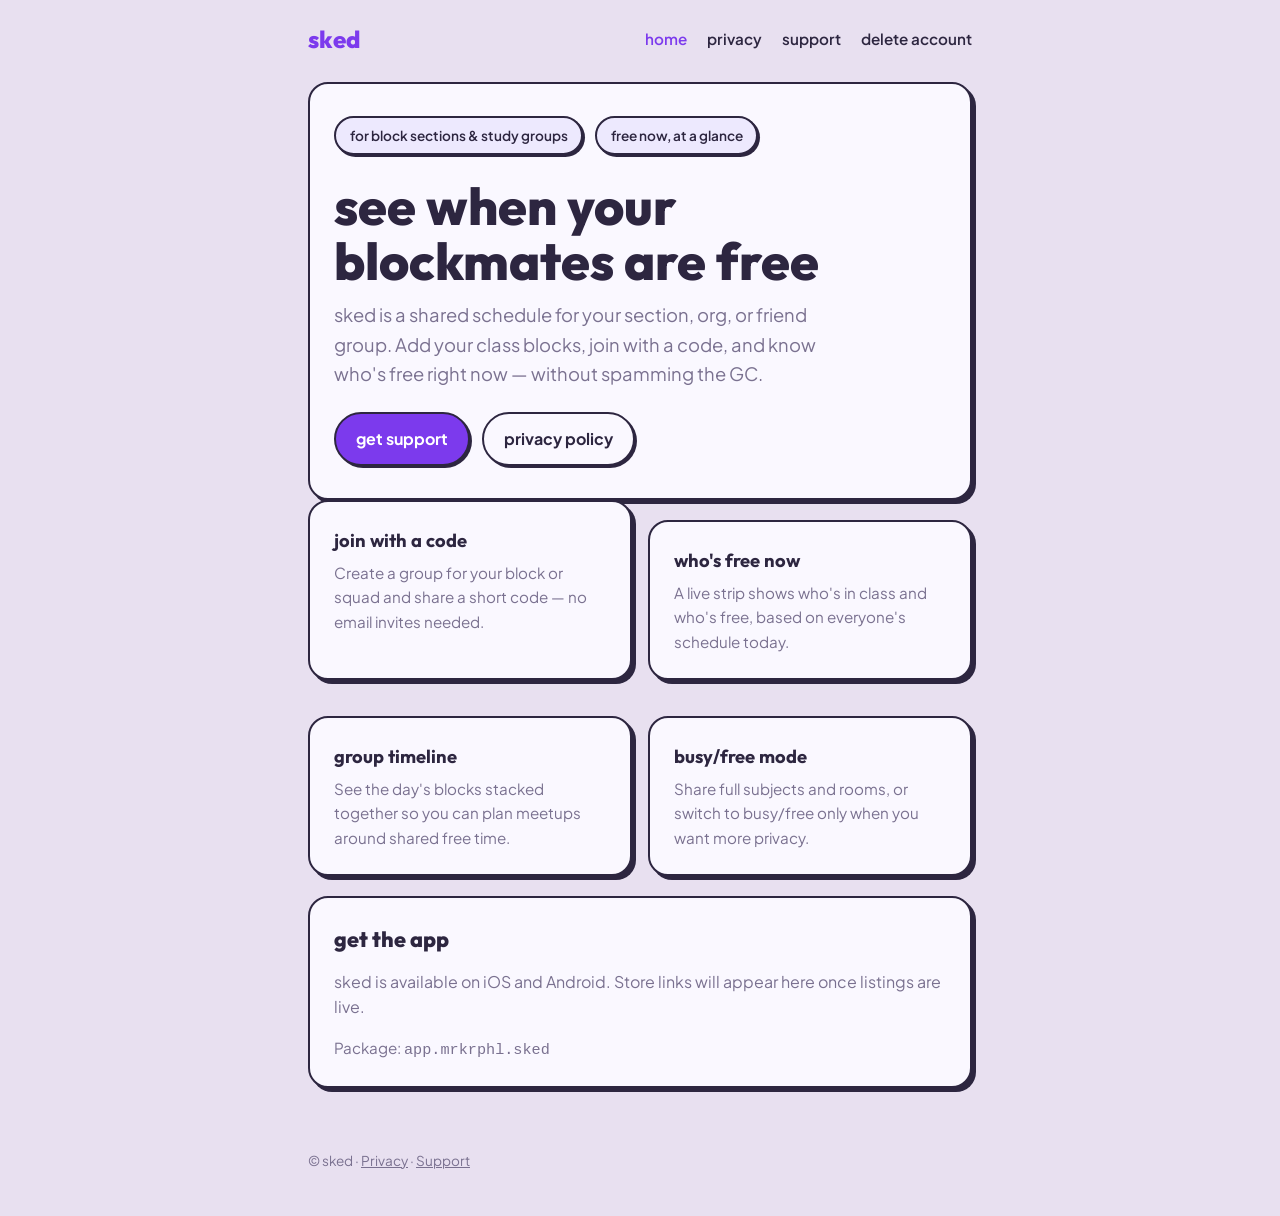
<file: index.html>
<!DOCTYPE html>
<html lang="en">
  <head>
    <meta charset="utf-8" />
    <meta name="viewport" content="width=device-width, initial-scale=1" />
    <meta
      name="description"
      content="sked — see when your blockmates are free. Shared class schedules for student groups."
    />
    <title>sked — see when your blockmates are free</title>
    <link rel="preconnect" href="https://fonts.googleapis.com" />
    <link rel="preconnect" href="https://fonts.gstatic.com" crossorigin />
    <link
      href="https://fonts.googleapis.com/css2?family=Outfit:wght@700;800&family=Plus+Jakarta+Sans:wght@400;600;700&display=swap"
      rel="stylesheet"
    />
    <link rel="stylesheet" href="styles.css" />
  </head>
  <body>
    <header class="site-header">
      <a class="brand" href="index.html">sked</a>
      <nav class="nav" aria-label="Primary">
        <a href="index.html" aria-current="page">home</a>
        <a href="privacy.html">privacy</a>
        <a href="support.html">support</a>
        <a href="delete-account.html">delete account</a>
      </nav>
    </header>

    <main>
      <section class="card hero">
        <div class="chip-row">
          <span class="chip">for block sections &amp; study groups</span>
          <span class="chip">free now, at a glance</span>
        </div>
        <h1>see when your blockmates are free</h1>
        <p class="tagline">
          sked is a shared schedule for your section, org, or friend group. Add your class blocks,
          join with a code, and know who's free right now — without spamming the GC.
        </p>
        <div class="cta-row">
          <a class="button" href="support.html">get support</a>
          <a class="button secondary" href="privacy.html">privacy policy</a>
        </div>
      </section>

      <section class="feature-grid">
        <article class="card feature">
          <h2>join with a code</h2>
          <p>Create a group for your block or squad and share a short code — no email invites needed.</p>
        </article>
        <article class="card feature">
          <h2>who's free now</h2>
          <p>A live strip shows who's in class and who's free, based on everyone's schedule today.</p>
        </article>
        <article class="card feature">
          <h2>group timeline</h2>
          <p>See the day's blocks stacked together so you can plan meetups around shared free time.</p>
        </article>
        <article class="card feature">
          <h2>busy/free mode</h2>
          <p>Share full subjects and rooms, or switch to busy/free only when you want more privacy.</p>
        </article>
      </section>

      <section class="card" style="margin-top: 1.25rem">
        <h2 class="page-title" style="font-size: 1.35rem; margin-bottom: 0.75rem">get the app</h2>
        <p class="lead" style="margin-bottom: 1rem">
          sked is available on iOS and Android. Store links will appear here once listings are live.
        </p>
        <p style="margin: 0; color: var(--muted); font-size: 0.95rem">
          Package: <code>app.mrkrphl.sked</code>
        </p>
      </section>
    </main>

    <footer class="site-footer">
      <p>
        &copy; sked ·
        <a href="privacy.html">Privacy</a> ·
        <a href="support.html">Support</a>
      </p>
    </footer>
  </body>
</html>
</file>
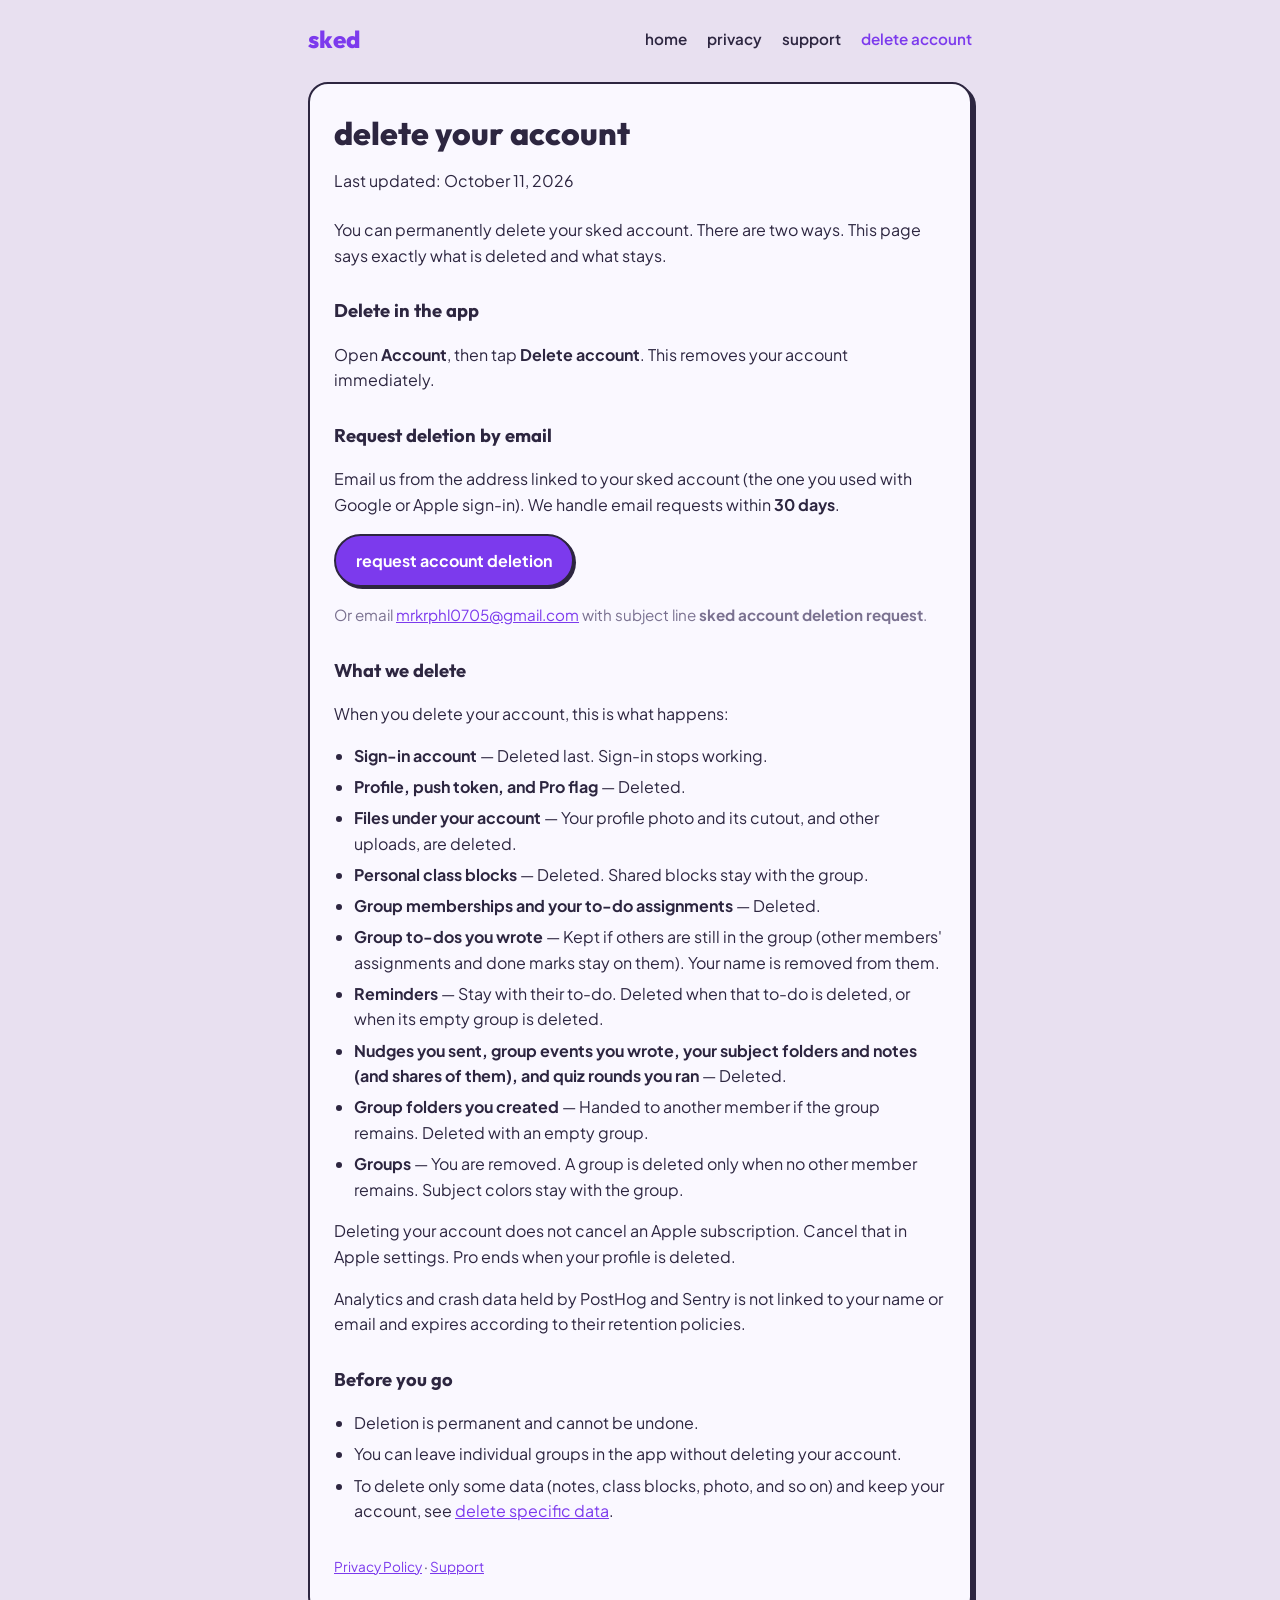
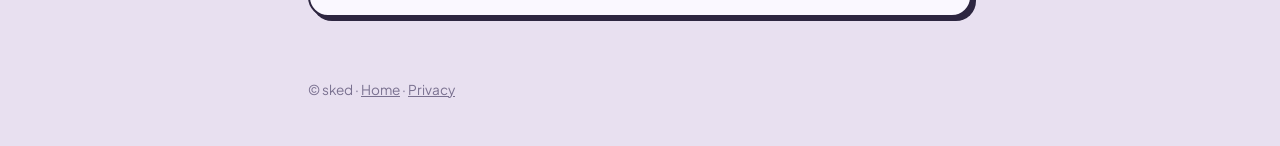
<file: delete-account.html>
<!DOCTYPE html>
<html lang="en">
  <head>
    <meta charset="utf-8" />
    <meta name="viewport" content="width=device-width, initial-scale=1" />
    <meta name="description" content="Request deletion of your sked account and data." />
    <title>Delete Account — sked</title>
    <link rel="preconnect" href="https://fonts.googleapis.com" />
    <link rel="preconnect" href="https://fonts.gstatic.com" crossorigin />
    <link
      href="https://fonts.googleapis.com/css2?family=Outfit:wght@700;800&family=Plus+Jakarta+Sans:wght@400;600;700&display=swap"
      rel="stylesheet"
    />
    <link rel="stylesheet" href="styles.css" />
  </head>
  <body>
    <header class="site-header">
      <a class="brand" href="index.html">sked</a>
      <nav class="nav" aria-label="Primary">
        <a href="index.html">home</a>
        <a href="privacy.html">privacy</a>
        <a href="support.html">support</a>
        <a href="delete-account.html" aria-current="page">delete account</a>
      </nav>
    </header>

    <main>
      <article class="card prose">
        <h1 class="page-title">delete your account</h1>
        <p class="lead">Last updated: October 11, 2026</p>
        <p>
          You can permanently delete your sked account. There are two ways. This page says exactly
          what is deleted and what stays.
        </p>

        <h2>Delete in the app</h2>
        <p>
          Open <strong>Account</strong>, then tap <strong>Delete account</strong>. This removes
          your account immediately.
        </p>

        <h2>Request deletion by email</h2>
        <p>
          Email us from the address linked to your sked account (the one you used with Google or Apple
          sign-in). We handle email requests within <strong>30 days</strong>.
        </p>
        <p>
          <a class="button" href="mailto:mrkrphl0705@gmail.com?subject=sked%20account%20deletion%20request&amp;body=Please%20delete%20my%20sked%20account.%0A%0ASign-in%20email%3A%20%0A%0AI%20understand%20this%20permanently%20deletes%20my%20account.">
            request account deletion
          </a>
        </p>
        <p style="font-size: 0.95rem; color: var(--muted)">
          Or email
          <a href="mailto:mrkrphl0705@gmail.com">mrkrphl0705@gmail.com</a>
          with subject line <strong>sked account deletion request</strong>.
        </p>

        <h2>What we delete</h2>
        <p>When you delete your account, this is what happens:</p>
        <ul>
          <li>
            <strong>Sign-in account</strong> — Deleted last. Sign-in stops working.
          </li>
          <li>
            <strong>Profile, push token, and Pro flag</strong> — Deleted.
          </li>
          <li>
            <strong>Files under your account</strong> — Your profile photo and its cutout, and other
            uploads, are deleted.
          </li>
          <li>
            <strong>Personal class blocks</strong> — Deleted. Shared blocks stay with the group.
          </li>
          <li>
            <strong>Group memberships and your to-do assignments</strong> — Deleted.
          </li>
          <li>
            <strong>Group to-dos you wrote</strong> — Kept if others are still in the group (other
            members' assignments and done marks stay on them). Your name is removed from them.
          </li>
          <li>
            <strong>Reminders</strong> — Stay with their to-do. Deleted when that to-do is deleted,
            or when its empty group is deleted.
          </li>
          <li>
            <strong>Nudges you sent, group events you wrote, your subject folders and notes (and
            shares of them), and quiz rounds you ran</strong> — Deleted.
          </li>
          <li>
            <strong>Group folders you created</strong> — Handed to another member if the group
            remains. Deleted with an empty group.
          </li>
          <li>
            <strong>Groups</strong> — You are removed. A group is deleted only when no other member
            remains. Subject colors stay with the group.
          </li>
        </ul>
        <p>
          Deleting your account does not cancel an Apple subscription. Cancel that in Apple
          settings. Pro ends when your profile is deleted.
        </p>
        <p>
          Analytics and crash data held by PostHog and Sentry is not linked to your name or email
          and expires according to their retention policies.
        </p>

        <h2>Before you go</h2>
        <ul>
          <li>Deletion is permanent and cannot be undone.</li>
          <li>You can leave individual groups in the app without deleting your account.</li>
          <li>
            To delete only some data (notes, class blocks, photo, and so on) and keep your account,
            see <a href="support.html#delete-data">delete specific data</a>.
          </li>
        </ul>

        <p class="meta">
          <a href="privacy.html">Privacy Policy</a> ·
          <a href="support.html">Support</a>
        </p>
      </article>
    </main>

    <footer class="site-footer">
      <p>
        &copy; sked ·
        <a href="index.html">Home</a> ·
        <a href="privacy.html">Privacy</a>
      </p>
    </footer>
  </body>
</html>
</file>
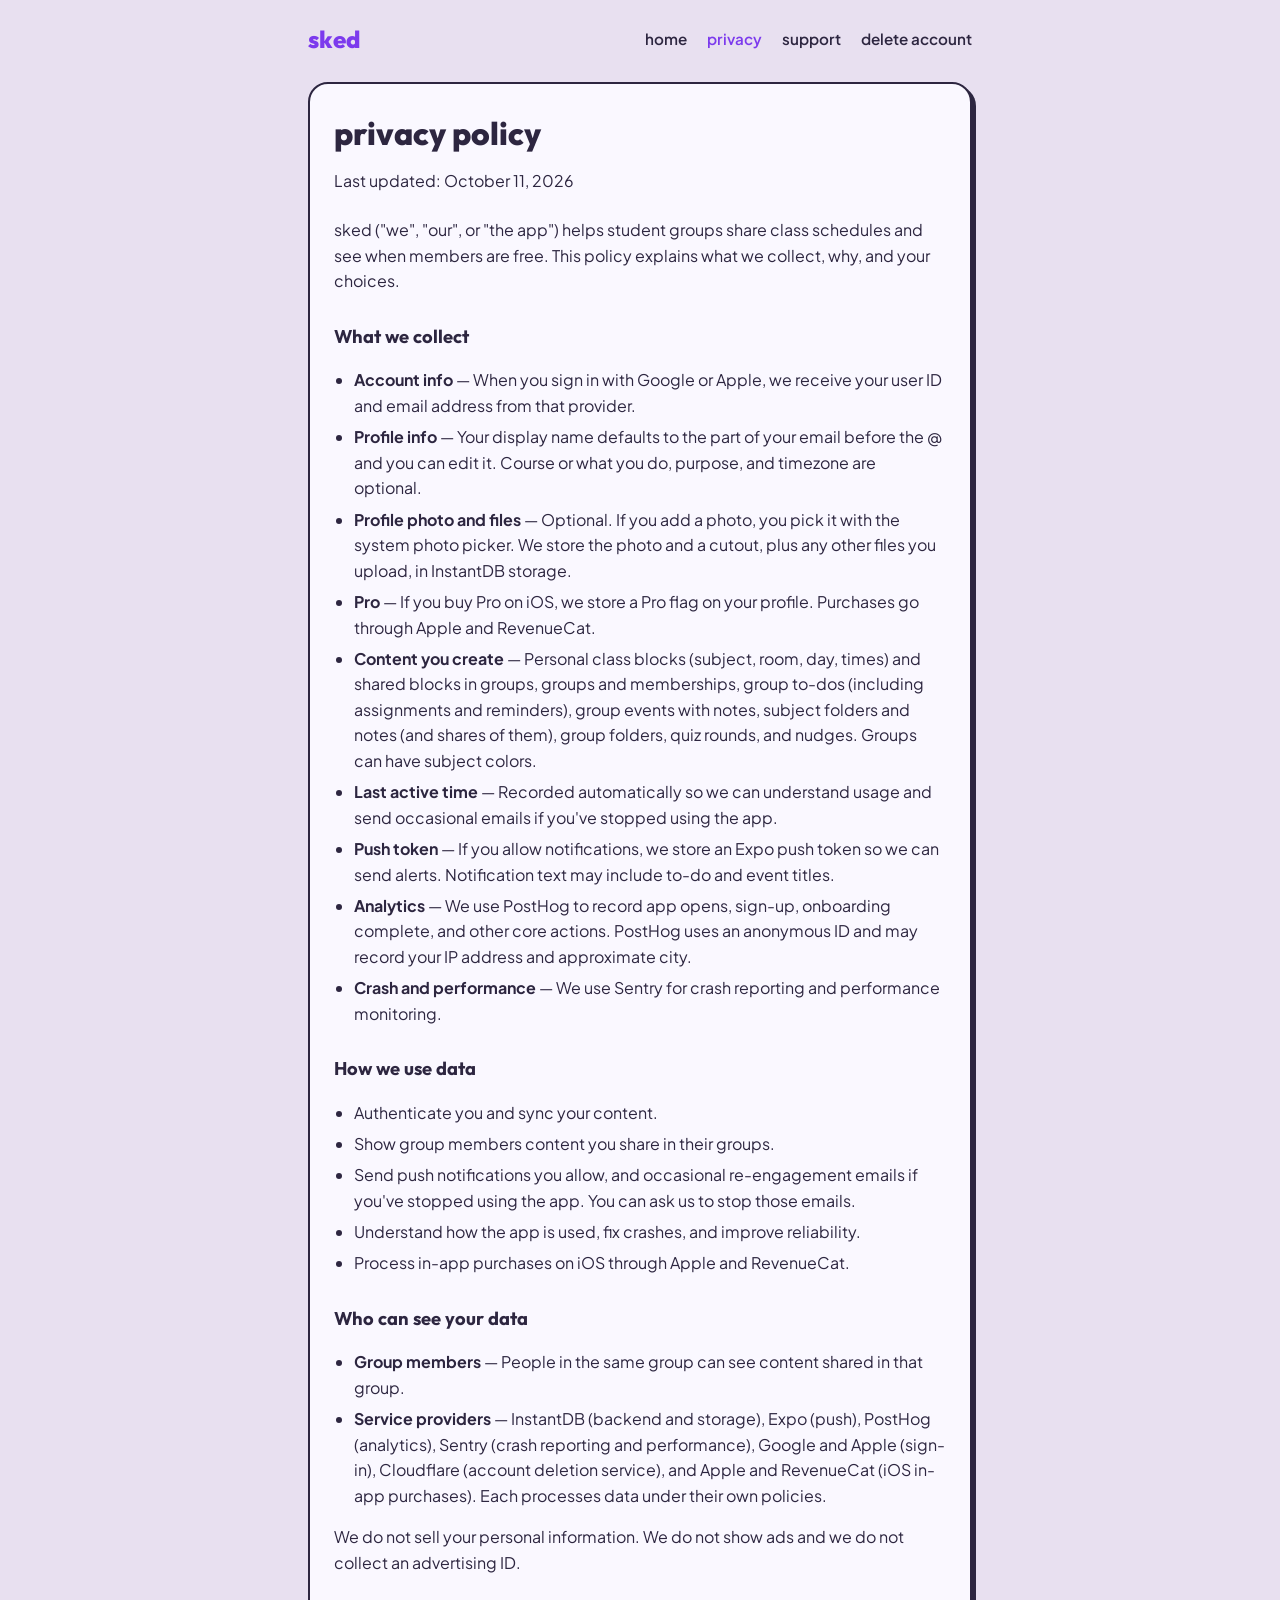
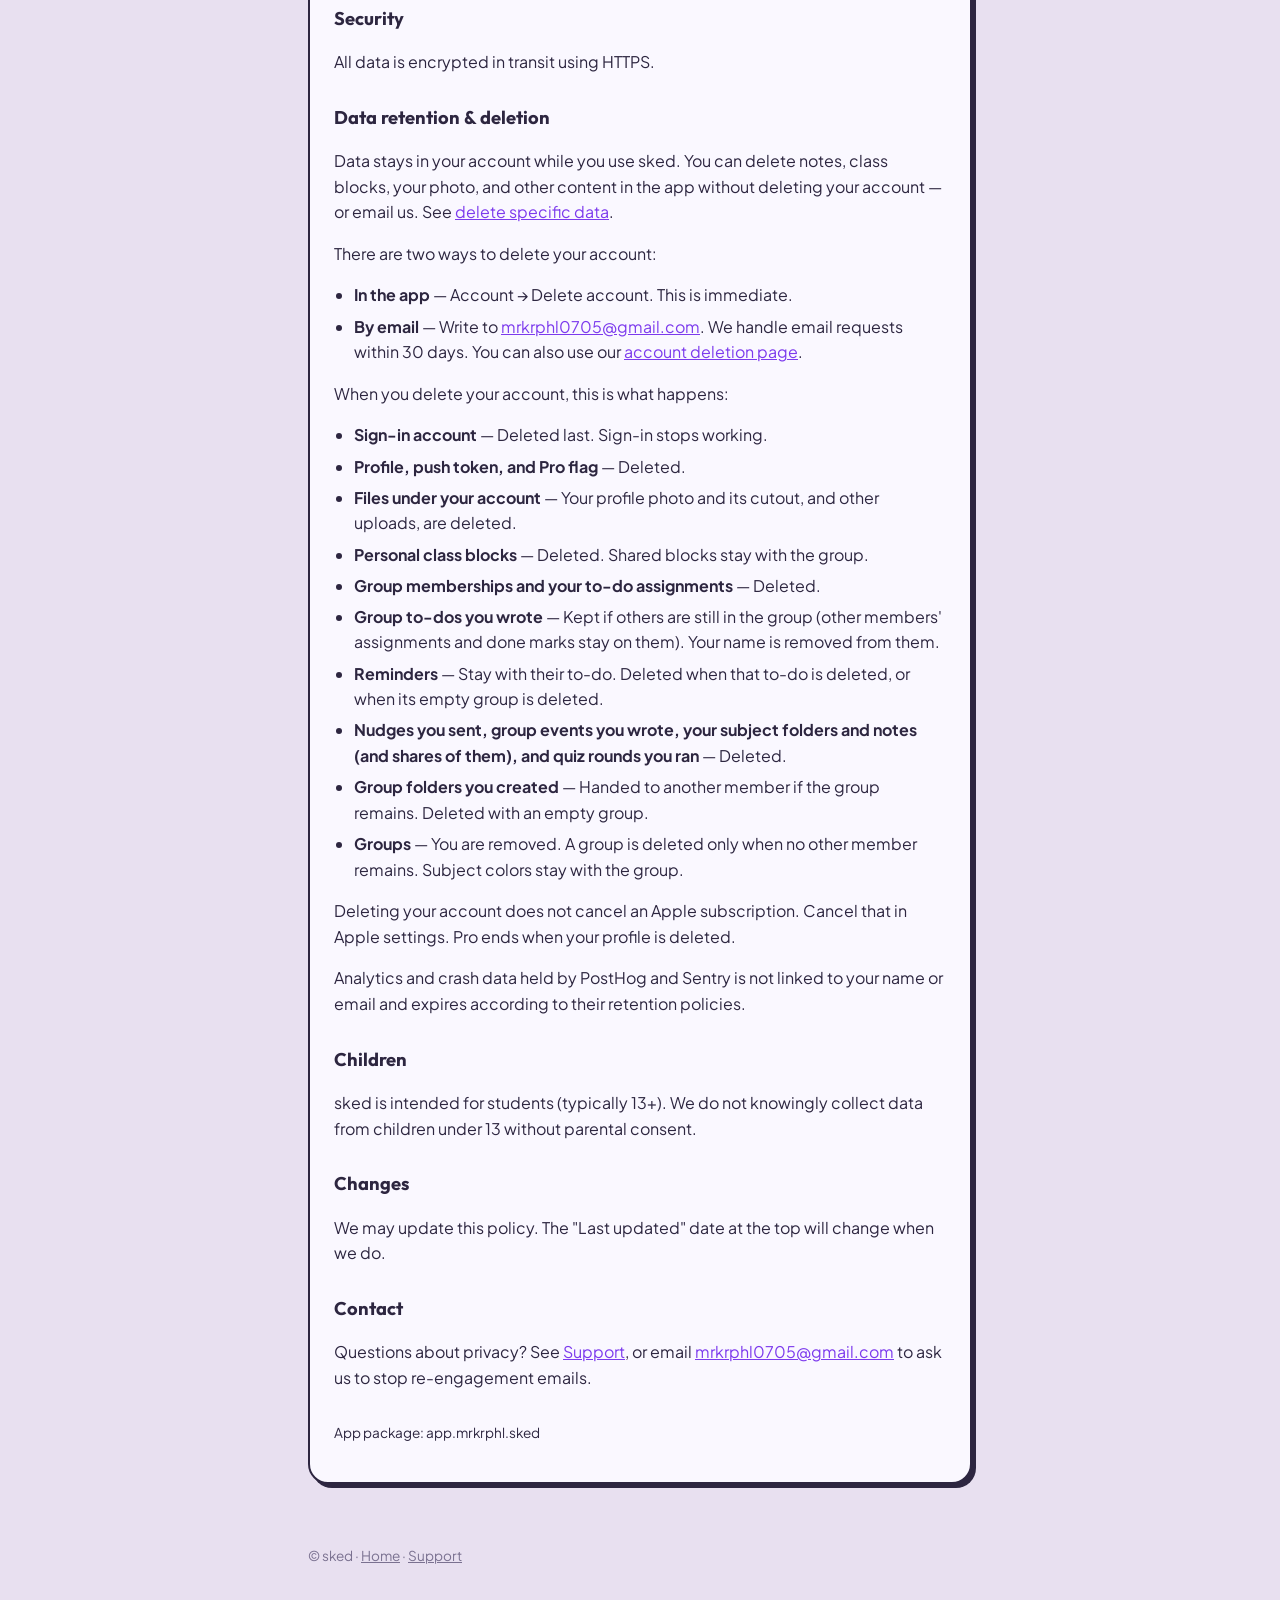
<file: privacy.html>
<!DOCTYPE html>
<html lang="en">
  <head>
    <meta charset="utf-8" />
    <meta name="viewport" content="width=device-width, initial-scale=1" />
    <meta name="description" content="Privacy policy for sked — shared student schedules." />
    <title>Privacy Policy — sked</title>
    <link rel="preconnect" href="https://fonts.googleapis.com" />
    <link rel="preconnect" href="https://fonts.gstatic.com" crossorigin />
    <link
      href="https://fonts.googleapis.com/css2?family=Outfit:wght@700;800&family=Plus+Jakarta+Sans:wght@400;600;700&display=swap"
      rel="stylesheet"
    />
    <link rel="stylesheet" href="styles.css" />
  </head>
  <body>
    <header class="site-header">
      <a class="brand" href="index.html">sked</a>
      <nav class="nav" aria-label="Primary">
        <a href="index.html">home</a>
        <a href="privacy.html" aria-current="page">privacy</a>
        <a href="support.html">support</a>
        <a href="delete-account.html">delete account</a>
      </nav>
    </header>

    <main>
      <article class="card prose">
        <h1 class="page-title">privacy policy</h1>
        <p class="lead">Last updated: October 11, 2026</p>

        <p>
          sked ("we", "our", or "the app") helps student groups share class schedules and see when
          members are free. This policy explains what we collect, why, and your choices.
        </p>

        <h2>What we collect</h2>
        <ul>
          <li>
            <strong>Account info</strong> — When you sign in with Google or Apple, we receive your
            user ID and email address from that provider.
          </li>
          <li>
            <strong>Profile info</strong> — Your display name defaults to the part of your email
            before the @ and you can edit it. Course or what you do, purpose, and timezone are
            optional.
          </li>
          <li>
            <strong>Profile photo and files</strong> — Optional. If you add a photo, you pick it
            with the system photo picker. We store the photo and a cutout, plus any other files you
            upload, in InstantDB storage.
          </li>
          <li>
            <strong>Pro</strong> — If you buy Pro on iOS, we store a Pro flag on your profile.
            Purchases go through Apple and RevenueCat.
          </li>
          <li>
            <strong>Content you create</strong> — Personal class blocks (subject, room, day, times)
            and shared blocks in groups, groups and memberships, group to-dos (including
            assignments and reminders), group events with notes, subject folders and notes (and
            shares of them), group folders, quiz rounds, and nudges. Groups can have subject
            colors.
          </li>
          <li>
            <strong>Last active time</strong> — Recorded automatically so we can understand usage
            and send occasional emails if you've stopped using the app.
          </li>
          <li>
            <strong>Push token</strong> — If you allow notifications, we store an Expo push token so
            we can send alerts. Notification text may include to-do and event titles.
          </li>
          <li>
            <strong>Analytics</strong> — We use PostHog to record app opens, sign-up, onboarding
            complete, and other core actions. PostHog uses an anonymous ID and may record your IP
            address and approximate city.
          </li>
          <li>
            <strong>Crash and performance</strong> — We use Sentry for crash reporting and
            performance monitoring.
          </li>
        </ul>

        <h2>How we use data</h2>
        <ul>
          <li>Authenticate you and sync your content.</li>
          <li>Show group members content you share in their groups.</li>
          <li>
            Send push notifications you allow, and occasional re-engagement emails if you've
            stopped using the app. You can ask us to stop those emails.
          </li>
          <li>Understand how the app is used, fix crashes, and improve reliability.</li>
          <li>Process in-app purchases on iOS through Apple and RevenueCat.</li>
        </ul>

        <h2>Who can see your data</h2>
        <ul>
          <li>
            <strong>Group members</strong> — People in the same group can see content shared in
            that group.
          </li>
          <li>
            <strong>Service providers</strong> — InstantDB (backend and storage), Expo (push),
            PostHog (analytics), Sentry (crash reporting and performance), Google and Apple
            (sign-in), Cloudflare (account deletion service), and Apple and RevenueCat (iOS
            in-app purchases). Each processes data under their own policies.
          </li>
        </ul>
        <p>
          We do not sell your personal information. We do not show ads and we do not collect an
          advertising ID.
        </p>

        <h2>Security</h2>
        <p>All data is encrypted in transit using HTTPS.</p>

        <h2>Data retention &amp; deletion</h2>
        <p>
          Data stays in your account while you use sked. You can delete notes, class blocks, your
          photo, and other content in the app without deleting your account — or email us. See
          <a href="support.html#delete-data">delete specific data</a>.
        </p>
        <p>There are two ways to delete your account:</p>
        <ul>
          <li>
            <strong>In the app</strong> — Account → Delete account. This is immediate.
          </li>
          <li>
            <strong>By email</strong> — Write to
            <a href="mailto:mrkrphl0705@gmail.com">mrkrphl0705@gmail.com</a>. We handle email
            requests within 30 days. You can also use our
            <a href="delete-account.html">account deletion page</a>.
          </li>
        </ul>
        <p>When you delete your account, this is what happens:</p>
        <ul>
          <li>
            <strong>Sign-in account</strong> — Deleted last. Sign-in stops working.
          </li>
          <li>
            <strong>Profile, push token, and Pro flag</strong> — Deleted.
          </li>
          <li>
            <strong>Files under your account</strong> — Your profile photo and its cutout, and other
            uploads, are deleted.
          </li>
          <li>
            <strong>Personal class blocks</strong> — Deleted. Shared blocks stay with the group.
          </li>
          <li>
            <strong>Group memberships and your to-do assignments</strong> — Deleted.
          </li>
          <li>
            <strong>Group to-dos you wrote</strong> — Kept if others are still in the group (other
            members' assignments and done marks stay on them). Your name is removed from them.
          </li>
          <li>
            <strong>Reminders</strong> — Stay with their to-do. Deleted when that to-do is deleted,
            or when its empty group is deleted.
          </li>
          <li>
            <strong>Nudges you sent, group events you wrote, your subject folders and notes (and
            shares of them), and quiz rounds you ran</strong> — Deleted.
          </li>
          <li>
            <strong>Group folders you created</strong> — Handed to another member if the group
            remains. Deleted with an empty group.
          </li>
          <li>
            <strong>Groups</strong> — You are removed. A group is deleted only when no other member
            remains. Subject colors stay with the group.
          </li>
        </ul>
        <p>
          Deleting your account does not cancel an Apple subscription. Cancel that in Apple
          settings. Pro ends when your profile is deleted.
        </p>
        <p>
          Analytics and crash data held by PostHog and Sentry is not linked to your name or email
          and expires according to their retention policies.
        </p>

        <h2>Children</h2>
        <p>
          sked is intended for students (typically 13+). We do not knowingly collect data from children
          under 13 without parental consent.
        </p>

        <h2>Changes</h2>
        <p>We may update this policy. The "Last updated" date at the top will change when we do.</p>

        <h2>Contact</h2>
        <p>
          Questions about privacy? See <a href="support.html">Support</a>, or email
          <a href="mailto:mrkrphl0705@gmail.com">mrkrphl0705@gmail.com</a> to ask us to stop
          re-engagement emails.
        </p>

        <p class="meta">App package: app.mrkrphl.sked</p>
      </article>
    </main>

    <footer class="site-footer">
      <p>
        &copy; sked ·
        <a href="index.html">Home</a> ·
        <a href="support.html">Support</a>
      </p>
    </footer>
  </body>
</html>
</file>
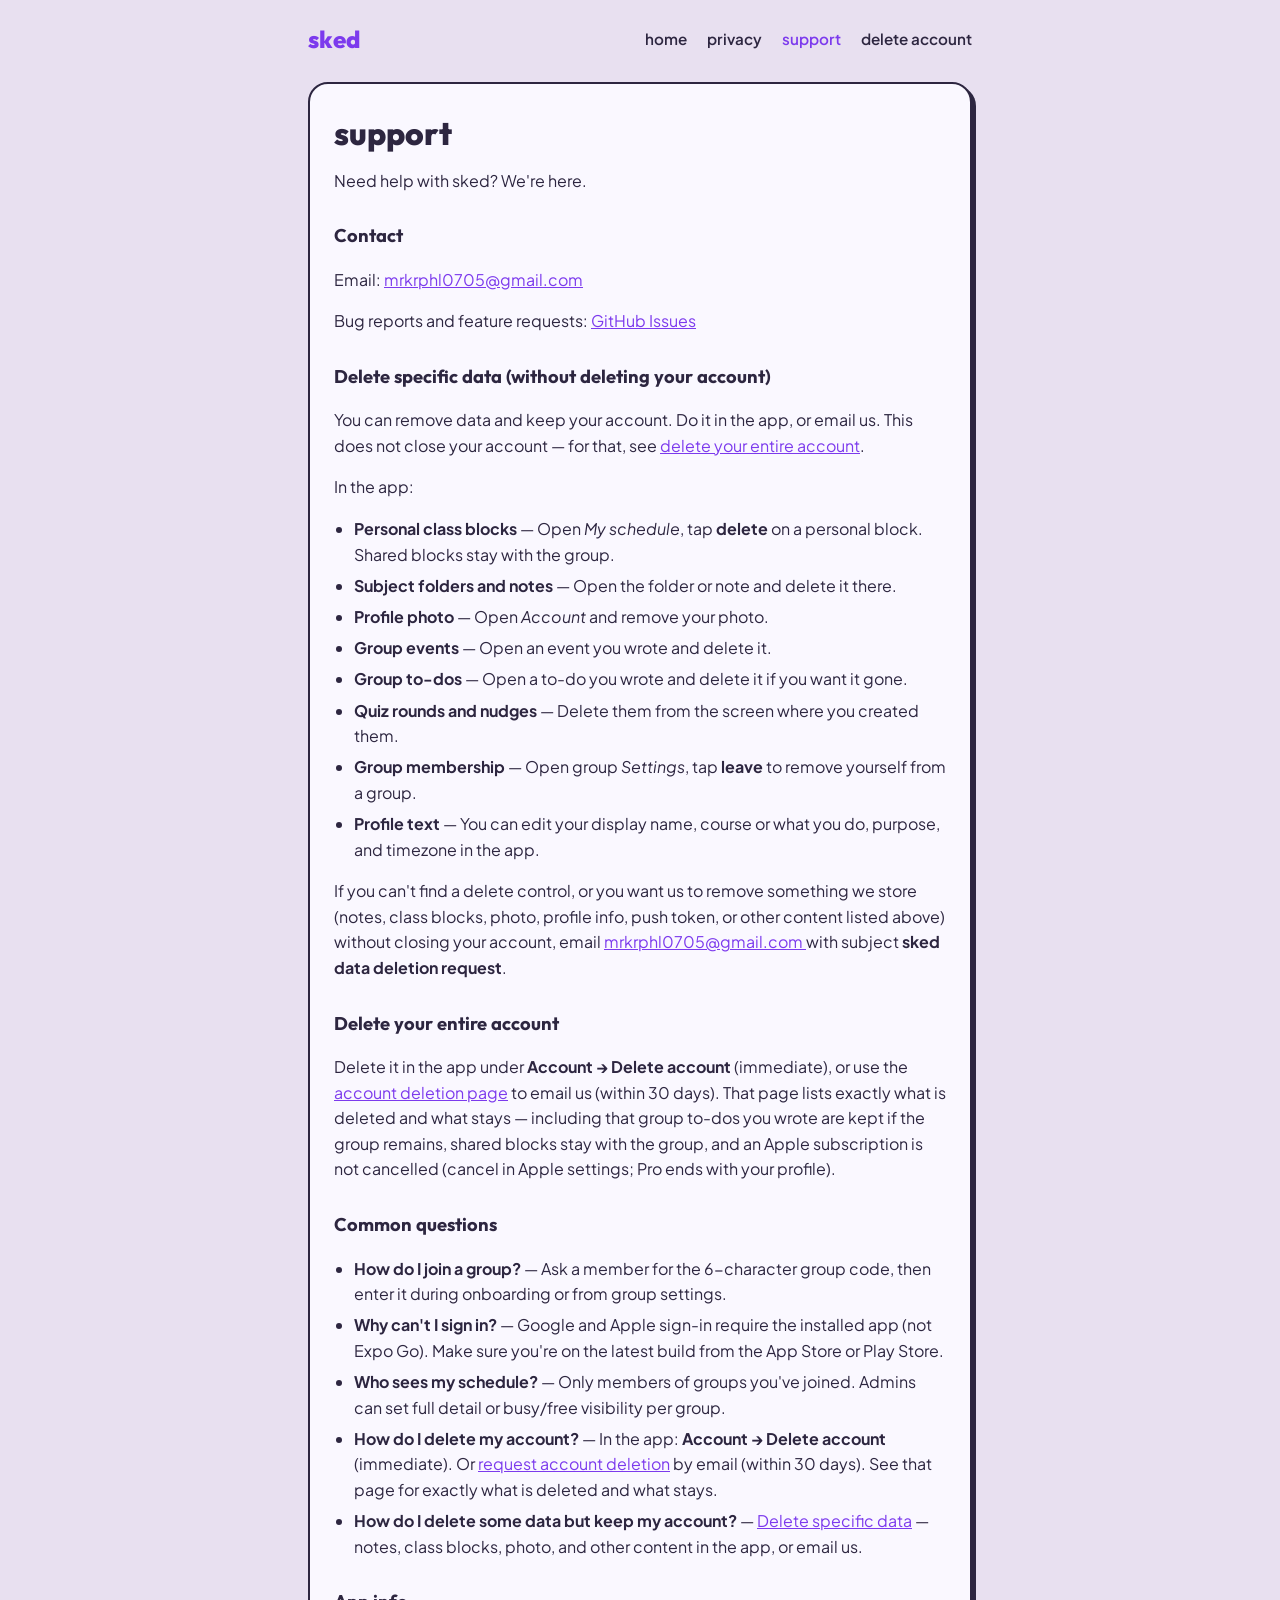
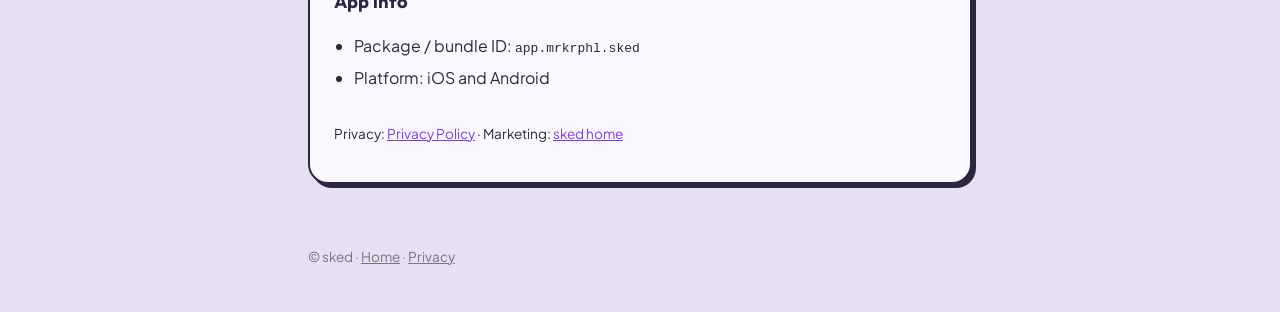
<file: support.html>
<!DOCTYPE html>
<html lang="en">
  <head>
    <meta charset="utf-8" />
    <meta name="viewport" content="width=device-width, initial-scale=1" />
    <meta name="description" content="Support for sked — shared student schedules." />
    <title>Support — sked</title>
    <link rel="preconnect" href="https://fonts.googleapis.com" />
    <link rel="preconnect" href="https://fonts.gstatic.com" crossorigin />
    <link
      href="https://fonts.googleapis.com/css2?family=Outfit:wght@700;800&family=Plus+Jakarta+Sans:wght@400;600;700&display=swap"
      rel="stylesheet"
    />
    <link rel="stylesheet" href="styles.css" />
  </head>
  <body>
    <header class="site-header">
      <a class="brand" href="index.html">sked</a>
      <nav class="nav" aria-label="Primary">
        <a href="index.html">home</a>
        <a href="privacy.html">privacy</a>
        <a href="support.html" aria-current="page">support</a>
        <a href="delete-account.html">delete account</a>
      </nav>
    </header>

    <main>
      <article class="card prose">
        <h1 class="page-title">support</h1>
        <p class="lead">Need help with sked? We're here.</p>

        <h2>Contact</h2>
        <p>
          Email:
          <a href="mailto:mrkrphl0705@gmail.com">mrkrphl0705@gmail.com</a>
        </p>
        <p>
          Bug reports and feature requests:
          <a href="https://github.com/mrkrphl/sked-legal/issues">GitHub Issues</a>
        </p>

        <h2 id="delete-data">Delete specific data (without deleting your account)</h2>
        <p>
          You can remove data and keep your account. Do it in the app, or email us. This does not
          close your account — for that, see
          <a href="#delete-account">delete your entire account</a>.
        </p>
        <p>In the app:</p>
        <ul>
          <li>
            <strong>Personal class blocks</strong> — Open <em>My schedule</em>, tap
            <strong>delete</strong> on a personal block. Shared blocks stay with the group.
          </li>
          <li>
            <strong>Subject folders and notes</strong> — Open the folder or note and delete it there.
          </li>
          <li>
            <strong>Profile photo</strong> — Open <em>Account</em> and remove your photo.
          </li>
          <li>
            <strong>Group events</strong> — Open an event you wrote and delete it.
          </li>
          <li>
            <strong>Group to-dos</strong> — Open a to-do you wrote and delete it if you want it gone.
          </li>
          <li>
            <strong>Quiz rounds and nudges</strong> — Delete them from the screen where you created
            them.
          </li>
          <li>
            <strong>Group membership</strong> — Open group <em>Settings</em>, tap <strong>leave</strong>
            to remove yourself from a group.
          </li>
          <li>
            <strong>Profile text</strong> — You can edit your display name, course or what you do,
            purpose, and timezone in the app.
          </li>
        </ul>
        <p>
          If you can't find a delete control, or you want us to remove something we store (notes,
          class blocks, photo, profile info, push token, or other content listed above) without
          closing your account, email
          <a href="mailto:mrkrphl0705@gmail.com?subject=sked%20data%20deletion%20request&amp;body=Please%20delete%20the%20following%20data%20from%20my%20sked%20account%20(without%20deleting%20my%20account)%3A%0A%0ASign-in%20email%3A%20%0A%0AData%20to%20delete%3A%20">
            mrkrphl0705@gmail.com
          </a>
          with subject <strong>sked data deletion request</strong>.
        </p>

        <h2 id="delete-account">Delete your entire account</h2>
        <p>
          Delete it in the app under <strong>Account → Delete account</strong> (immediate), or use
          the <a href="delete-account.html">account deletion page</a> to email us (within 30 days).
          That page lists exactly what is deleted and what stays — including that group to-dos you
          wrote are kept if the group remains, shared blocks stay with the group, and an Apple
          subscription is not cancelled (cancel in Apple settings; Pro ends with your profile).
        </p>

        <h2>Common questions</h2>
        <ul>
          <li>
            <strong>How do I join a group?</strong> — Ask a member for the 6-character group code, then
            enter it during onboarding or from group settings.
          </li>
          <li>
            <strong>Why can't I sign in?</strong> — Google and Apple sign-in require the installed app
            (not Expo Go). Make sure you're on the latest build from the App Store or Play Store.
          </li>
          <li>
            <strong>Who sees my schedule?</strong> — Only members of groups you've joined. Admins can
            set full detail or busy/free visibility per group.
          </li>
          <li>
            <strong>How do I delete my account?</strong> — In the app: <strong>Account → Delete
            account</strong> (immediate). Or
            <a href="delete-account.html">request account deletion</a> by email (within 30 days).
            See that page for exactly what is deleted and what stays.
          </li>
          <li>
            <strong>How do I delete some data but keep my account?</strong> —
            <a href="support.html#delete-data">Delete specific data</a> — notes, class blocks, photo,
            and other content in the app, or email us.
          </li>
        </ul>

        <h2>App info</h2>
        <ul>
          <li>Package / bundle ID: <code>app.mrkrphl.sked</code></li>
          <li>Platform: iOS and Android</li>
        </ul>

        <p class="meta">
          Privacy: <a href="privacy.html">Privacy Policy</a> · Marketing:
          <a href="index.html">sked home</a>
        </p>
      </article>
    </main>

    <footer class="site-footer">
      <p>
        &copy; sked ·
        <a href="index.html">Home</a> ·
        <a href="privacy.html">Privacy</a>
      </p>
    </footer>
  </body>
</html>
</file>
<file: styles.css>
:root {
  --canvas: #e8e0f0;
  --surface: #faf8ff;
  --ink: #2d2640;
  --muted: #7a7190;
  --accent: #7c3aed;
  --accent-light: #ede9fe;
  --positive: #16a34a;
  --shadow: 4px 4px 0 var(--ink);
  --shadow-sm: 2px 2px 0 var(--ink);
  --radius: 20px;
  --radius-pill: 999px;
  --max: 44rem;
}

* {
  box-sizing: border-box;
}

body {
  margin: 0;
  font-family: 'Plus Jakarta Sans', system-ui, sans-serif;
  line-height: 1.6;
  color: var(--ink);
  background: var(--canvas);
}

a {
  color: var(--accent);
}

a:hover {
  text-decoration: none;
}

.site-header {
  max-width: var(--max);
  margin: 0 auto;
  padding: 1.25rem 1.25rem 0;
  display: flex;
  align-items: center;
  justify-content: space-between;
  gap: 1rem;
}

.brand {
  font-family: Outfit, system-ui, sans-serif;
  font-weight: 800;
  font-size: 1.5rem;
  text-decoration: none;
  color: var(--accent);
  text-transform: lowercase;
}

.nav {
  display: flex;
  flex-wrap: wrap;
  gap: 0.75rem 1.25rem;
  font-size: 0.95rem;
  font-weight: 600;
}

.nav a {
  color: var(--ink);
  text-decoration: none;
}

.nav a[aria-current='page'] {
  color: var(--accent);
}

main {
  max-width: var(--max);
  margin: 0 auto;
  padding: 1.5rem 1.25rem 3rem;
}

.card {
  background: var(--surface);
  border: 2px solid var(--ink);
  border-radius: var(--radius);
  box-shadow: var(--shadow);
  padding: 1.5rem;
}

.card + .card {
  margin-top: 1.25rem;
}

.hero {
  padding: 2rem 1.5rem;
}

.hero h1 {
  font-family: Outfit, system-ui, sans-serif;
  font-weight: 800;
  font-size: clamp(2.25rem, 6vw, 3.25rem);
  line-height: 1.05;
  margin: 0 0 0.75rem;
  text-transform: lowercase;
}

.hero .tagline {
  font-size: 1.15rem;
  color: var(--muted);
  margin: 0 0 1.5rem;
  max-width: 32rem;
}

.chip-row {
  display: flex;
  flex-wrap: wrap;
  gap: 0.75rem;
  margin-bottom: 1.5rem;
}

.chip {
  display: inline-block;
  padding: 0.4rem 0.85rem;
  border: 2px solid var(--ink);
  border-radius: var(--radius-pill);
  background: var(--accent-light);
  font-size: 0.85rem;
  font-weight: 600;
  box-shadow: var(--shadow-sm);
}

.cta-row {
  display: flex;
  flex-wrap: wrap;
  gap: 0.75rem;
}

.button {
  display: inline-block;
  padding: 0.75rem 1.25rem;
  border: 2px solid var(--ink);
  border-radius: var(--radius-pill);
  background: var(--accent);
  color: #fff;
  font-weight: 700;
  text-decoration: none;
  box-shadow: var(--shadow-sm);
}

.button.secondary {
  background: var(--surface);
  color: var(--ink);
}

.feature-grid {
  display: grid;
  gap: 1rem;
}

@media (min-width: 640px) {
  .feature-grid {
    grid-template-columns: repeat(2, 1fr);
  }
}

.feature h2 {
  font-family: Outfit, system-ui, sans-serif;
  font-size: 1.15rem;
  margin: 0 0 0.35rem;
}

.feature p {
  margin: 0;
  color: var(--muted);
  font-size: 0.95rem;
}

.page-title {
  font-family: Outfit, system-ui, sans-serif;
  font-weight: 800;
  font-size: 2rem;
  margin: 0 0 0.5rem;
  text-transform: lowercase;
}

.lead {
  color: var(--muted);
  margin: 0 0 1.5rem;
}

.prose h2 {
  font-family: Outfit, system-ui, sans-serif;
  font-size: 1.15rem;
  margin: 1.75rem 0 0.5rem;
}

.prose p,
.prose li {
  color: var(--ink);
}

.prose ul {
  padding-left: 1.25rem;
}

.prose li + li {
  margin-top: 0.35rem;
}

.meta {
  font-size: 0.85rem;
  color: var(--muted);
  margin-top: 2rem;
}

.site-footer {
  max-width: var(--max);
  margin: 0 auto;
  padding: 0 1.25rem 2rem;
  font-size: 0.85rem;
  color: var(--muted);
}

.site-footer a {
  color: var(--muted);
}
</file>
